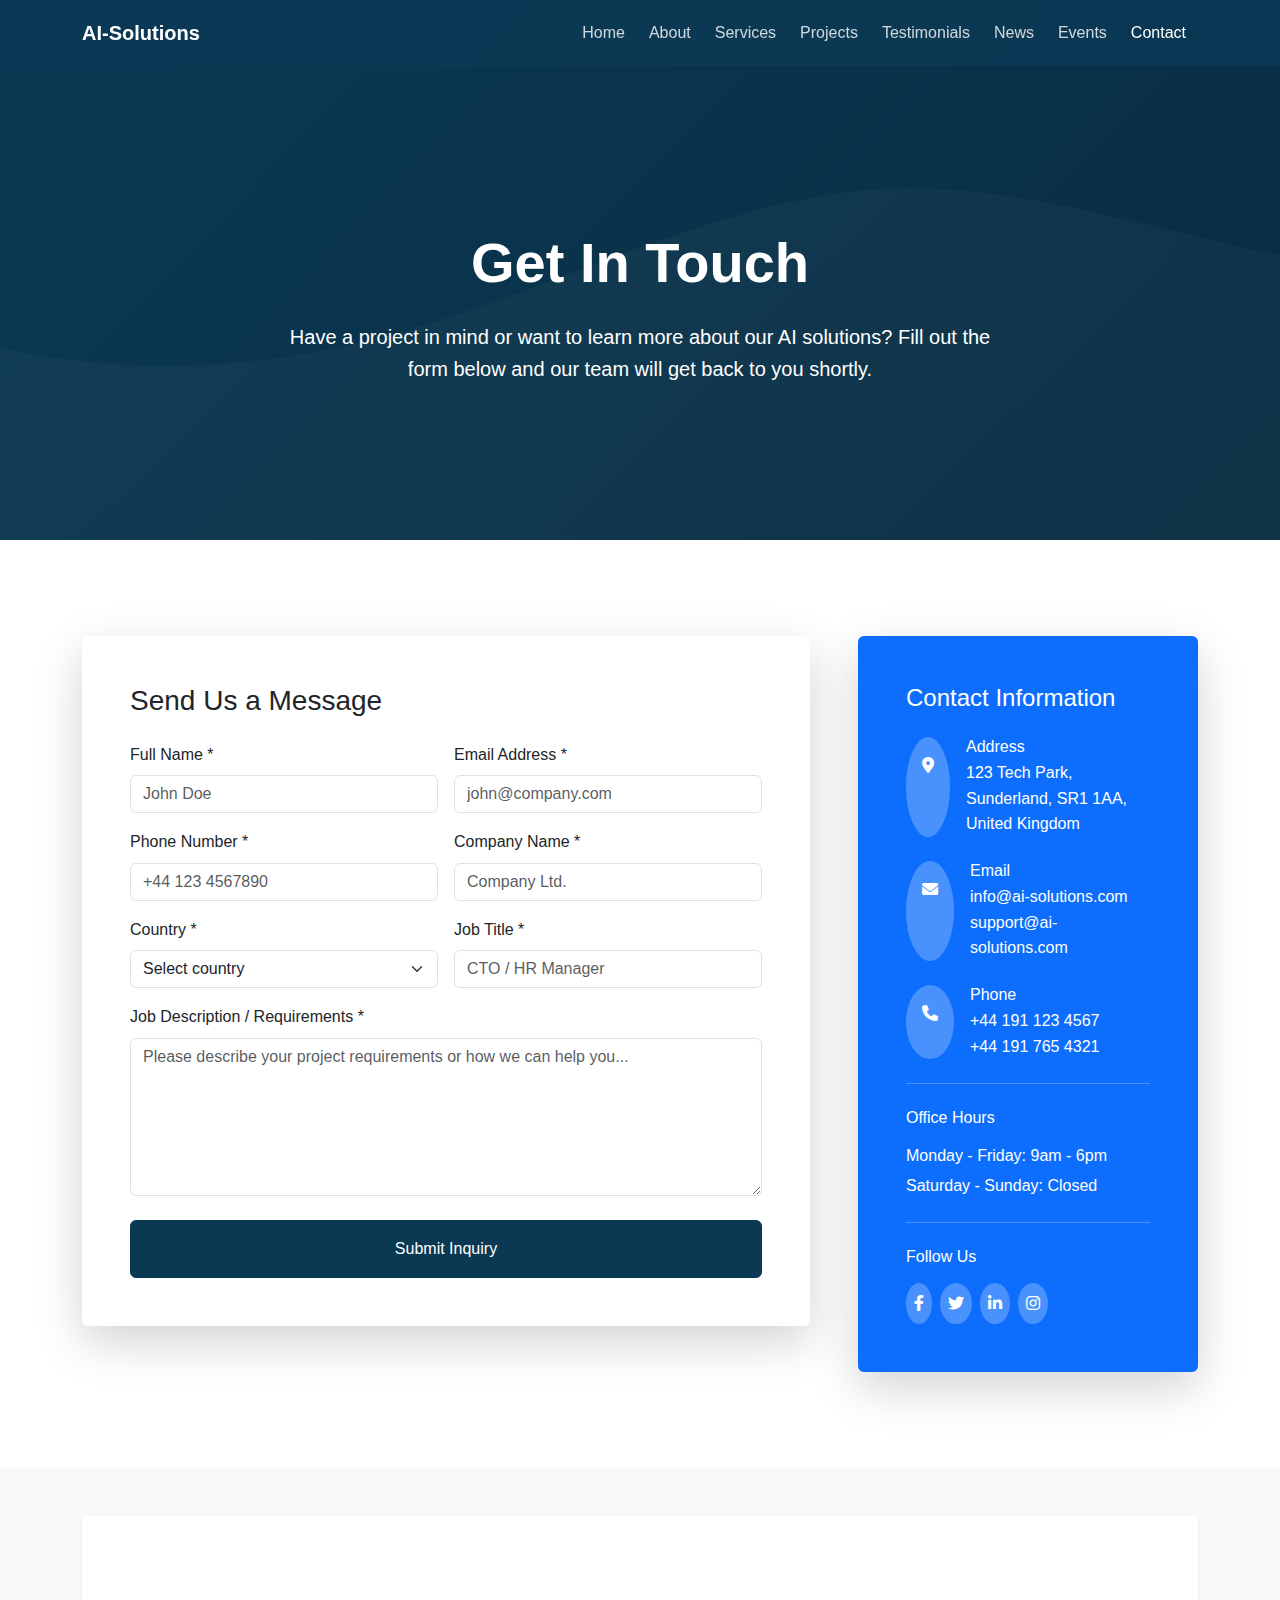
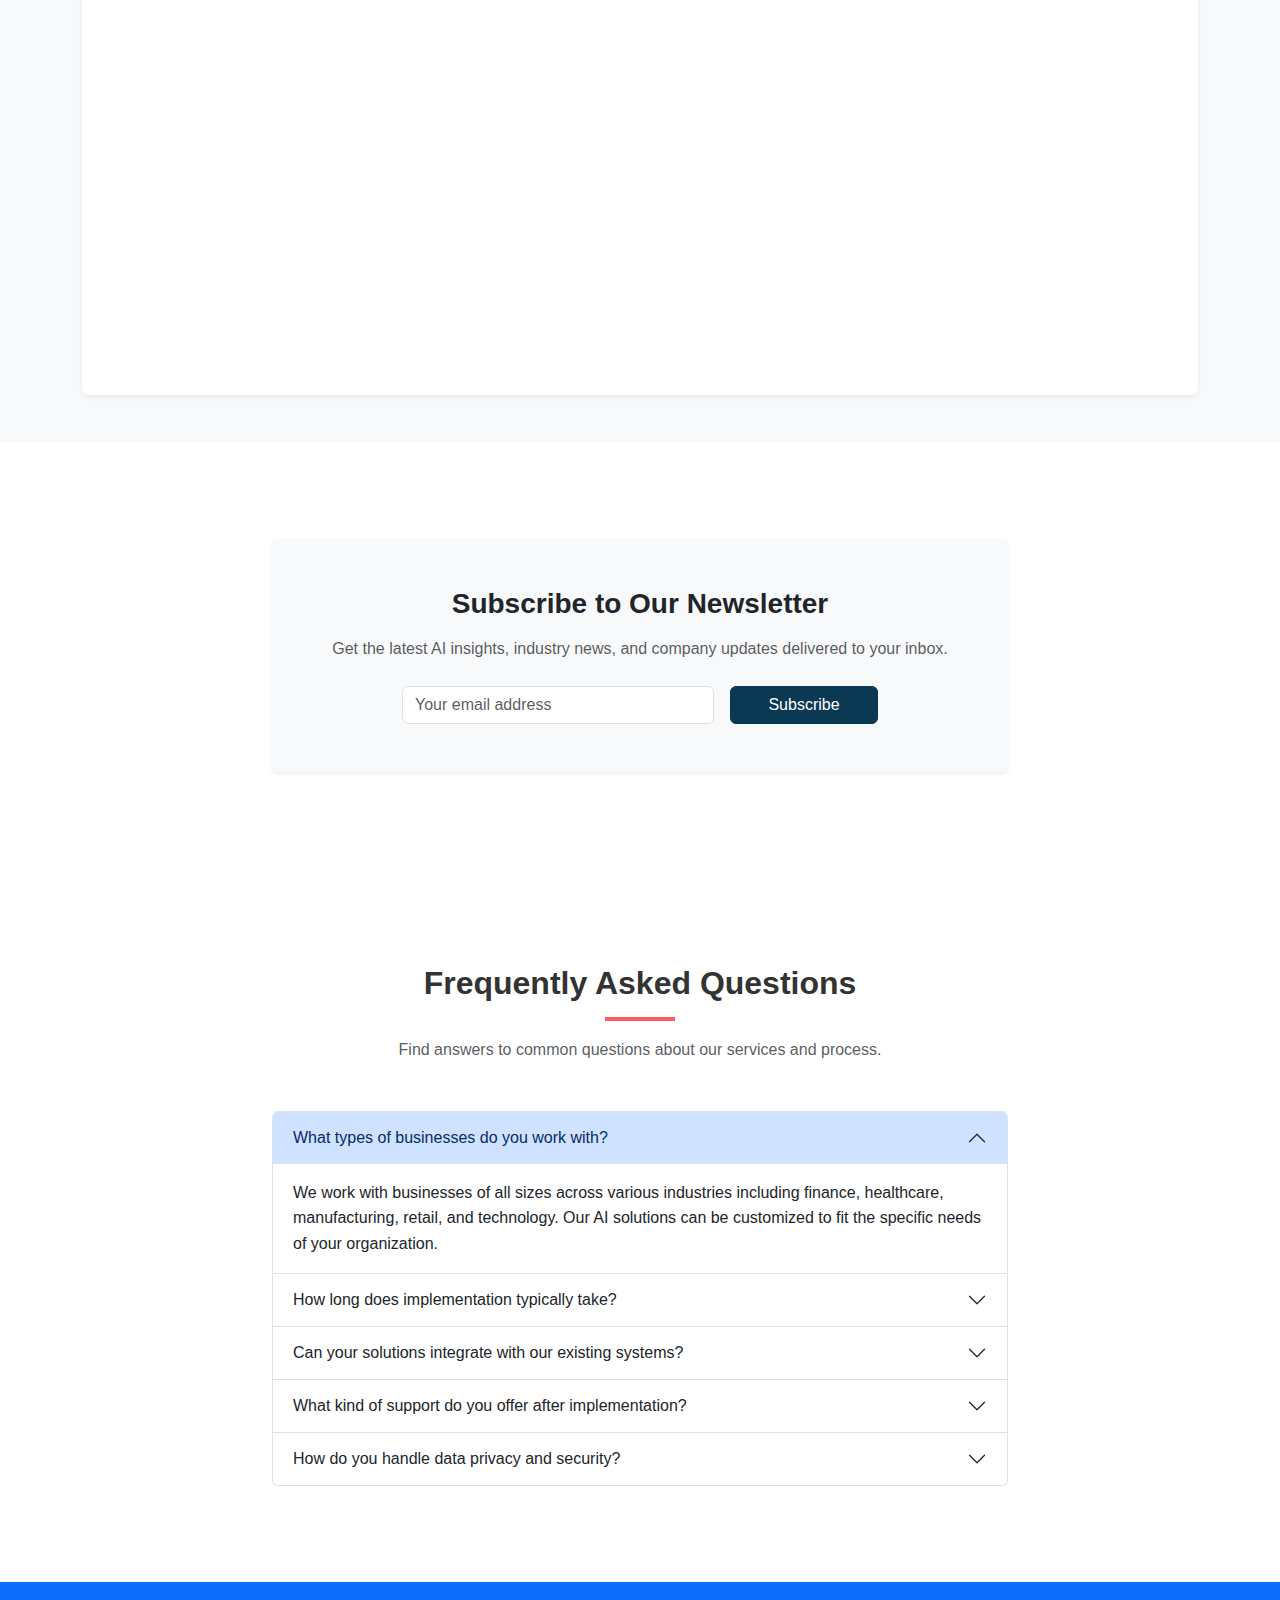
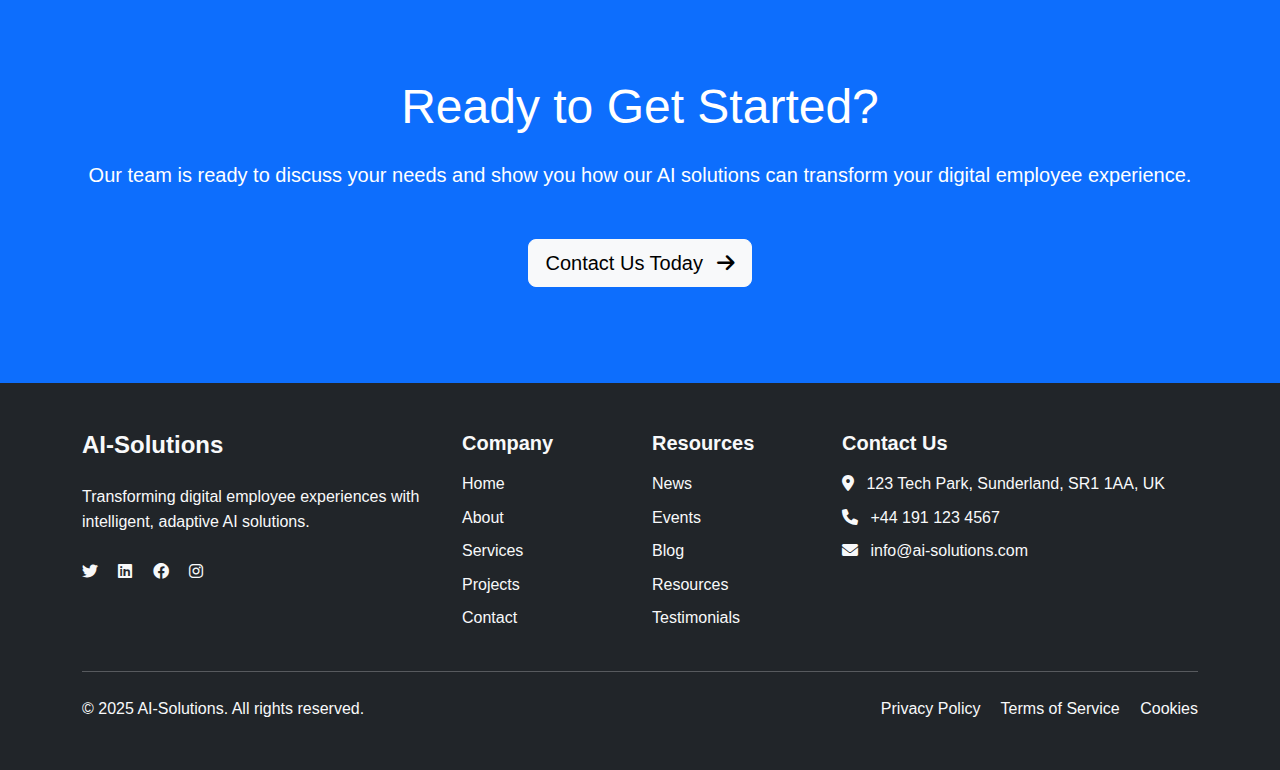
<file: contact.html>
<!DOCTYPE html>
<html lang="en">
<head>
  <meta charset="UTF-8">
  <meta name="viewport" content="width=device-width, initial-scale=1.0">
  <title>Contact Us | AI-Solutions</title>
  <meta name="description" content="Contact AI-Solutions to discuss your AI needs and digital employee experience solutions">
  <!-- Bootstrap CSS -->
  <link href="https://cdn.jsdelivr.net/npm/bootstrap@5.3.0-alpha1/dist/css/bootstrap.min.css" rel="stylesheet">
  <!-- Font Awesome -->
  <link rel="stylesheet" href="https://cdnjs.cloudflare.com/ajax/libs/font-awesome/6.0.0/css/all.min.css">
  <!-- Custom CSS -->
  <link rel="stylesheet" href="css/styles.css">
</head>
<body>
  <!-- Navigation -->
  <nav class="navbar navbar-expand-lg navbar-dark fixed-top" id="mainNav">
    <div class="container">
      <a class="navbar-brand fw-bold" href="index.html">AI-Solutions</a>
      <button class="navbar-toggler" type="button" data-bs-toggle="collapse" data-bs-target="#navbarResponsive" aria-controls="navbarResponsive" aria-expanded="false" aria-label="Toggle navigation">
        <span class="navbar-toggler-icon"></span>
      </button>
      <div class="collapse navbar-collapse" id="navbarResponsive">
        <ul class="navbar-nav ms-auto">
          <li class="nav-item"><a class="nav-link" href="index.html">Home</a></li>
          <li class="nav-item"><a class="nav-link" href="about.html">About</a></li>
          <li class="nav-item"><a class="nav-link" href="services.html">Services</a></li>
          <li class="nav-item"><a class="nav-link" href="projects.html">Projects</a></li>
          <li class="nav-item"><a class="nav-link" href="testimonials.html">Testimonials</a></li>
          <li class="nav-item"><a class="nav-link" href="news.html">News</a></li>
          <li class="nav-item"><a class="nav-link" href="events.html">Events</a></li>
          <li class="nav-item"><a class="nav-link active" href="contact.html">Contact</a></li>
        </ul>
      </div>
    </div>
  </nav>

  <!-- Hero Section -->
  <header class="hero-section text-white text-center">
    <div class="container">
      <div class="row align-items-center min-vh-50">
        <div class="col-lg-8 mx-auto">
          <h1 class="display-4 fw-bold mb-4">Get In Touch</h1>
          <p class="lead">Have a project in mind or want to learn more about our AI solutions?
            Fill out the form below and our team will get back to you shortly.</p>
        </div>
      </div>
    </div>
    <div class="hero-overlay"></div>
  </header>

  <!-- Contact Form Section -->
  <section class="py-5 bg-white">
    <div class="container py-5">
      <div class="row g-5">
        <div class="col-lg-8">
          <div class="card border-0 shadow-lg">
            <div class="card-body p-5">
              <h2 class="h3 mb-4">Send Us a Message</h2>
              <form id="contactForm">
                <div class="row g-3">
                  <div class="col-md-6">
                    <label for="name" class="form-label">Full Name *</label>
                    <input type="text" class="form-control" id="name" name="name" placeholder="John Doe" required>
                  </div>
                  <div class="col-md-6">
                    <label for="email" class="form-label">Email Address *</label>
                    <input type="email" class="form-control" id="email" name="email" placeholder="john@company.com" required>
                  </div>
                  <div class="col-md-6">
                    <label for="phone" class="form-label">Phone Number *</label>
                    <input type="tel" class="form-control" id="phone" name="phone" placeholder="+44 123 4567890" required>
                  </div>
                  <div class="col-md-6">
                    <label for="companyName" class="form-label">Company Name *</label>
                    <input type="text" class="form-control" id="companyName" name="companyName" placeholder="Company Ltd." required>
                  </div>
                  <div class="col-md-6">
                    <label for="country" class="form-label">Country *</label>
                    <select class="form-select" id="country" name="country" required>
                      <option value="">Select country</option>
                      <option value="uk">United Kingdom</option>
                      <option value="us">United States</option>
                      <option value="ca">Canada</option>
                      <option value="au">Australia</option>
                      <option value="de">Germany</option>
                      <option value="fr">France</option>
                      <option value="jp">Japan</option>
                      <option value="other">Other</option>
                    </select>
                  </div>
                  <div class="col-md-6">
                    <label for="jobTitle" class="form-label">Job Title *</label>
                    <input type="text" class="form-control" id="jobTitle" name="jobTitle" placeholder="CTO / HR Manager" required>
                  </div>
                  <div class="col-12">
                    <label for="message" class="form-label">Job Description / Requirements *</label>
                    <textarea class="form-control" id="message" name="message" rows="6" placeholder="Please describe your project requirements or how we can help you..." required></textarea>
                  </div>
                  <div class="col-12 mt-4">
                    <button type="submit" class="btn btn-primary px-5 py-3 w-100" id="submitButton">
                      <span id="submitText">Submit Inquiry</span>
                      <span id="submitSpinner" class="spinner-border spinner-border-sm ms-2 d-none" role="status" aria-hidden="true"></span>
                    </button>
                  </div>
                </div>
              </form>
            </div>
          </div>
        </div>
        <div class="col-lg-4">
          <div class="card bg-primary text-white border-0 shadow-lg h-100">
            <div class="card-body p-5">
              <h3 class="h4 mb-4">Contact Information</h3>
              <div class="d-flex mb-4">
                <div class="me-3 bg-white bg-opacity-25 p-3 rounded-circle">
                  <i class="fas fa-map-marker-alt text-white"></i>
                </div>
                <div>
                  <h4 class="h6 mb-1">Address</h4>
                  <p class="mb-0 text-white-75">123 Tech Park, Sunderland, SR1 1AA, United Kingdom</p>
                </div>
              </div>
              <div class="d-flex mb-4">
                <div class="me-3 bg-white bg-opacity-25 p-3 rounded-circle">
                  <i class="fas fa-envelope text-white"></i>
                </div>
                <div>
                  <h4 class="h6 mb-1">Email</h4>
                  <p class="mb-0 text-white-75">info@ai-solutions.com</p>
                  <p class="mb-0 text-white-75">support@ai-solutions.com</p>
                </div>
              </div>
              <div class="d-flex mb-4">
                <div class="me-3 bg-white bg-opacity-25 p-3 rounded-circle">
                  <i class="fas fa-phone text-white"></i>
                </div>
                <div>
                  <h4 class="h6 mb-1">Phone</h4>
                  <p class="mb-0 text-white-75">+44 191 123 4567</p>
                  <p class="mb-0 text-white-75">+44 191 765 4321</p>
                </div>
              </div>
              <hr class="my-4 bg-white bg-opacity-25">
              <h4 class="h6 mb-3">Office Hours</h4>
              <p class="mb-1">Monday - Friday: 9am - 6pm</p>
              <p>Saturday - Sunday: Closed</p>
              <hr class="my-4 bg-white bg-opacity-25">
              <h4 class="h6 mb-3">Follow Us</h4>
              <div class="d-flex">
                <a href="#" class="me-2 bg-white bg-opacity-25 p-2 rounded-circle text-white">
                  <i class="fab fa-facebook-f"></i>
                </a>
                <a href="#" class="me-2 bg-white bg-opacity-25 p-2 rounded-circle text-white">
                  <i class="fab fa-twitter"></i>
                </a>
                <a href="#" class="me-2 bg-white bg-opacity-25 p-2 rounded-circle text-white">
                  <i class="fab fa-linkedin-in"></i>
                </a>
                <a href="#" class="bg-white bg-opacity-25 p-2 rounded-circle text-white">
                  <i class="fab fa-instagram"></i>
                </a>
              </div>
            </div>
          </div>
        </div>
      </div>
    </div>
  </section>

  <!-- Map Section -->
  <section class="py-5 bg-light">
    <div class="container">
      <div class="card border-0 shadow-sm">
        <div class="card-body p-0">
          <div class="ratio ratio-21x9">
            <iframe src="https://www.google.com/maps/embed?pb=!1m18!1m12!1m3!1d36397.638039862666!2d-1.4030604!3d54.9060025!2m3!1f0!2f0!3f0!3m2!1i1024!2i768!4f13.1!3m3!1m2!1s0x487e64ee57691c93%3A0x515967a9cb3b8a3b!2sSunderland!5e0!3m2!1sen!2suk!4v1681123456789!5m2!1sen!2suk" width="100%" height="450" style="border:0;" allowfullscreen="" loading="lazy" referrerpolicy="no-referrer-when-downgrade"></iframe>
          </div>
        </div>
      </div>
    </div>
  </section>

  <!-- Newsletter Section -->
  <section class="py-5 bg-white">
    <div class="container py-5">
      <div class="row justify-content-center">
        <div class="col-lg-8">
          <div class="card bg-light border-0 shadow-sm">
            <div class="card-body p-5 text-center">
              <h3 class="mb-3">Subscribe to Our Newsletter</h3>
              <p class="text-muted mb-4">Get the latest AI insights, industry news, and company updates delivered to your inbox.</p>
              <form id="newsletterForm" class="row g-3 justify-content-center">
                <div class="col-12 col-sm-8 col-md-6">
                  <input type="email" class="form-control" id="newsletterEmail" placeholder="Your email address" required>
                </div>
                <div class="col-12 col-sm-4 col-md-3">
                  <button type="submit" class="btn btn-primary w-100" id="newsletterSubmit">Subscribe</button>
                </div>
              </form>
            </div>
          </div>
        </div>
      </div>
    </div>
  </section>

  <!-- FAQ Section -->
  <section class="py-5">
    <div class="container py-5">
      <div class="text-center mb-5">
        <h2 class="section-heading mb-3">Frequently Asked Questions</h2>
        <p class="text-muted">Find answers to common questions about our services and process.</p>
      </div>
      <div class="row justify-content-center">
        <div class="col-lg-8">
          <div class="accordion" id="faqAccordion">
            <div class="accordion-item">
              <h2 class="accordion-header" id="headingOne">
                <button class="accordion-button" type="button" data-bs-toggle="collapse" data-bs-target="#collapseOne" aria-expanded="true" aria-controls="collapseOne">
                  What types of businesses do you work with?
                </button>
              </h2>
              <div id="collapseOne" class="accordion-collapse collapse show" aria-labelledby="headingOne" data-bs-parent="#faqAccordion">
                <div class="accordion-body">
                  We work with businesses of all sizes across various industries including finance, healthcare, manufacturing, retail, and technology. Our AI solutions can be customized to fit the specific needs of your organization.
                </div>
              </div>
            </div>
            <div class="accordion-item">
              <h2 class="accordion-header" id="headingTwo">
                <button class="accordion-button collapsed" type="button" data-bs-toggle="collapse" data-bs-target="#collapseTwo" aria-expanded="false" aria-controls="collapseTwo">
                  How long does implementation typically take?
                </button>
              </h2>
              <div id="collapseTwo" class="accordion-collapse collapse" aria-labelledby="headingTwo" data-bs-parent="#faqAccordion">
                <div class="accordion-body">
                  Implementation timelines vary depending on the complexity of the project and your specific requirements. Simple integrations can be completed in as little as 2-3 weeks, while more comprehensive solutions may take 2-3 months. We'll provide a detailed timeline during our initial consultation.
                </div>
              </div>
            </div>
            <div class="accordion-item">
              <h2 class="accordion-header" id="headingThree">
                <button class="accordion-button collapsed" type="button" data-bs-toggle="collapse" data-bs-target="#collapseThree" aria-expanded="false" aria-controls="collapseThree">
                  Can your solutions integrate with our existing systems?
                </button>
              </h2>
              <div id="collapseThree" class="accordion-collapse collapse" aria-labelledby="headingThree" data-bs-parent="#faqAccordion">
                <div class="accordion-body">
                  Yes! Our AI solutions are designed to integrate seamlessly with your existing tech stack. We have experience working with a wide range of platforms, CRMs, ERPs, and custom-built systems.
                </div>
              </div>
            </div>
            <div class="accordion-item">
              <h2 class="accordion-header" id="headingFour">
                <button class="accordion-button collapsed" type="button" data-bs-toggle="collapse" data-bs-target="#collapseFour" aria-expanded="false" aria-controls="collapseFour">
                  What kind of support do you offer after implementation?
                </button>
              </h2>
              <div id="collapseFour" class="accordion-collapse collapse" aria-labelledby="headingFour" data-bs-parent="#faqAccordion">
                <div class="accordion-body">
                  We provide comprehensive ongoing support including regular maintenance, performance monitoring, updates, and dedicated customer service. We offer various support packages to meet your needs.
                </div>
              </div>
            </div>
            <div class="accordion-item">
              <h2 class="accordion-header" id="headingFive">
                <button class="accordion-button collapsed" type="button" data-bs-toggle="collapse" data-bs-target="#collapseFive" aria-expanded="false" aria-controls="collapseFive">
                  How do you handle data privacy and security?
                </button>
              </h2>
              <div id="collapseFive" class="accordion-collapse collapse" aria-labelledby="headingFive" data-bs-parent="#faqAccordion">
                <div class="accordion-body">
                  We take data privacy and security very seriously. All our solutions are built with security-first principles, comply with GDPR and other relevant regulations, and implement industry-standard encryption and security protocols.
                </div>
              </div>
            </div>
          </div>
        </div>
      </div>
    </div>
  </section>

  <!-- CTA Section -->
  <section class="py-5 bg-primary text-white text-center">
    <div class="container py-5">
      <h2 class="display-5 mb-4">Ready to Get Started?</h2>
      <p class="lead mb-5">Our team is ready to discuss your needs and show you how our AI solutions can transform your digital employee experience.</p>
      <a href="#" class="btn btn-lg btn-light" onclick="document.getElementById('name').focus(); return false;">
        Contact Us Today <i class="fas fa-arrow-right ms-2"></i>
      </a>
    </div>
  </section>

  <!-- Success Modal -->
  <div class="modal fade" id="successModal" tabindex="-1" aria-labelledby="successModalLabel" aria-hidden="true">
    <div class="modal-dialog modal-dialog-centered">
      <div class="modal-content">
        <div class="modal-header bg-success text-white">
          <h5 class="modal-title" id="successModalLabel"><i class="fas fa-check-circle me-2"></i> Success!</h5>
          <button type="button" class="btn-close btn-close-white" data-bs-dismiss="modal" aria-label="Close"></button>
        </div>
        <div class="modal-body text-center py-4">
          <div class="mb-4">
            <i class="fas fa-check-circle text-success" style="font-size: 4rem;"></i>
          </div>
          <h4>Thank You!</h4>
          <p class="mb-0">Your message has been sent successfully. We'll get back to you shortly.</p>
        </div>
        <div class="modal-footer">
          <button type="button" class="btn btn-success" data-bs-dismiss="modal">Close</button>
        </div>
      </div>
    </div>
  </div>

  <!-- Footer -->
  <footer class="bg-dark text-light py-5">
    <div class="container">
      <div class="row">
        <div class="col-lg-4 mb-4 mb-lg-0">
          <h4 class="fw-bold mb-4">AI-Solutions</h4>
          <p>Transforming digital employee experiences with intelligent, adaptive AI solutions.</p>
          <div class="social-icons mt-4">
            <a href="#" class="me-3 text-light"><i class="fab fa-twitter"></i></a>
            <a href="#" class="me-3 text-light"><i class="fab fa-linkedin"></i></a>
            <a href="#" class="me-3 text-light"><i class="fab fa-facebook"></i></a>
            <a href="#" class="text-light"><i class="fab fa-instagram"></i></a>
          </div>
        </div>
        <div class="col-md-4 col-lg-2 mb-4 mb-lg-0">
          <h5 class="mb-3">Company</h5>
          <ul class="list-unstyled">
            <li class="mb-2"><a href="index.html" class="text-decoration-none text-light">Home</a></li>
            <li class="mb-2"><a href="about.html" class="text-decoration-none text-light">About</a></li>
            <li class="mb-2"><a href="services.html" class="text-decoration-none text-light">Services</a></li>
            <li class="mb-2"><a href="projects.html" class="text-decoration-none text-light">Projects</a></li>
            <li class="mb-2"><a href="contact.html" class="text-decoration-none text-light">Contact</a></li>
          </ul>
        </div>
        <div class="col-md-4 col-lg-2 mb-4 mb-lg-0">
          <h5 class="mb-3">Resources</h5>
          <ul class="list-unstyled">
            <li class="mb-2"><a href="news.html" class="text-decoration-none text-light">News</a></li>
            <li class="mb-2"><a href="events.html" class="text-decoration-none text-light">Events</a></li>
            <li class="mb-2"><a href="#" class="text-decoration-none text-light">Blog</a></li>
            <li class="mb-2"><a href="#" class="text-decoration-none text-light">Resources</a></li>
            <li class="mb-2"><a href="testimonials.html" class="text-decoration-none text-light">Testimonials</a></li>
          </ul>
        </div>
        <div class="col-md-4 col-lg-4">
          <h5 class="mb-3">Contact Us</h5>
          <ul class="list-unstyled">
            <li class="mb-2"><i class="fas fa-map-marker-alt me-2"></i> 123 Tech Park, Sunderland, SR1 1AA, UK</li>
            <li class="mb-2"><i class="fas fa-phone me-2"></i> +44 191 123 4567</li>
            <li class="mb-2"><i class="fas fa-envelope me-2"></i> info@ai-solutions.com</li>
          </ul>
        </div>
      </div>
      <hr class="my-4 bg-secondary">
      <div class="row">
        <div class="col-md-6 mb-3 mb-md-0">
          <p class="mb-0">&copy; 2025 AI-Solutions. All rights reserved.</p>
        </div>
        <div class="col-md-6 text-md-end">
          <a href="#" class="text-decoration-none text-light me-3">Privacy Policy</a>
          <a href="#" class="text-decoration-none text-light me-3">Terms of Service</a>
          <a href="#" class="text-decoration-none text-light">Cookies</a>
        </div>
      </div>
    </div>
  </footer>

  <!-- Bootstrap JS Bundle with Popper -->
  <script src="https://cdn.jsdelivr.net/npm/bootstrap@5.3.0-alpha1/dist/js/bootstrap.bundle.min.js"></script>
  <!-- Custom JS -->
  <script src="js/main.js"></script>
  <script src="js/contact.js"></script>
</body>
</html>
</file>
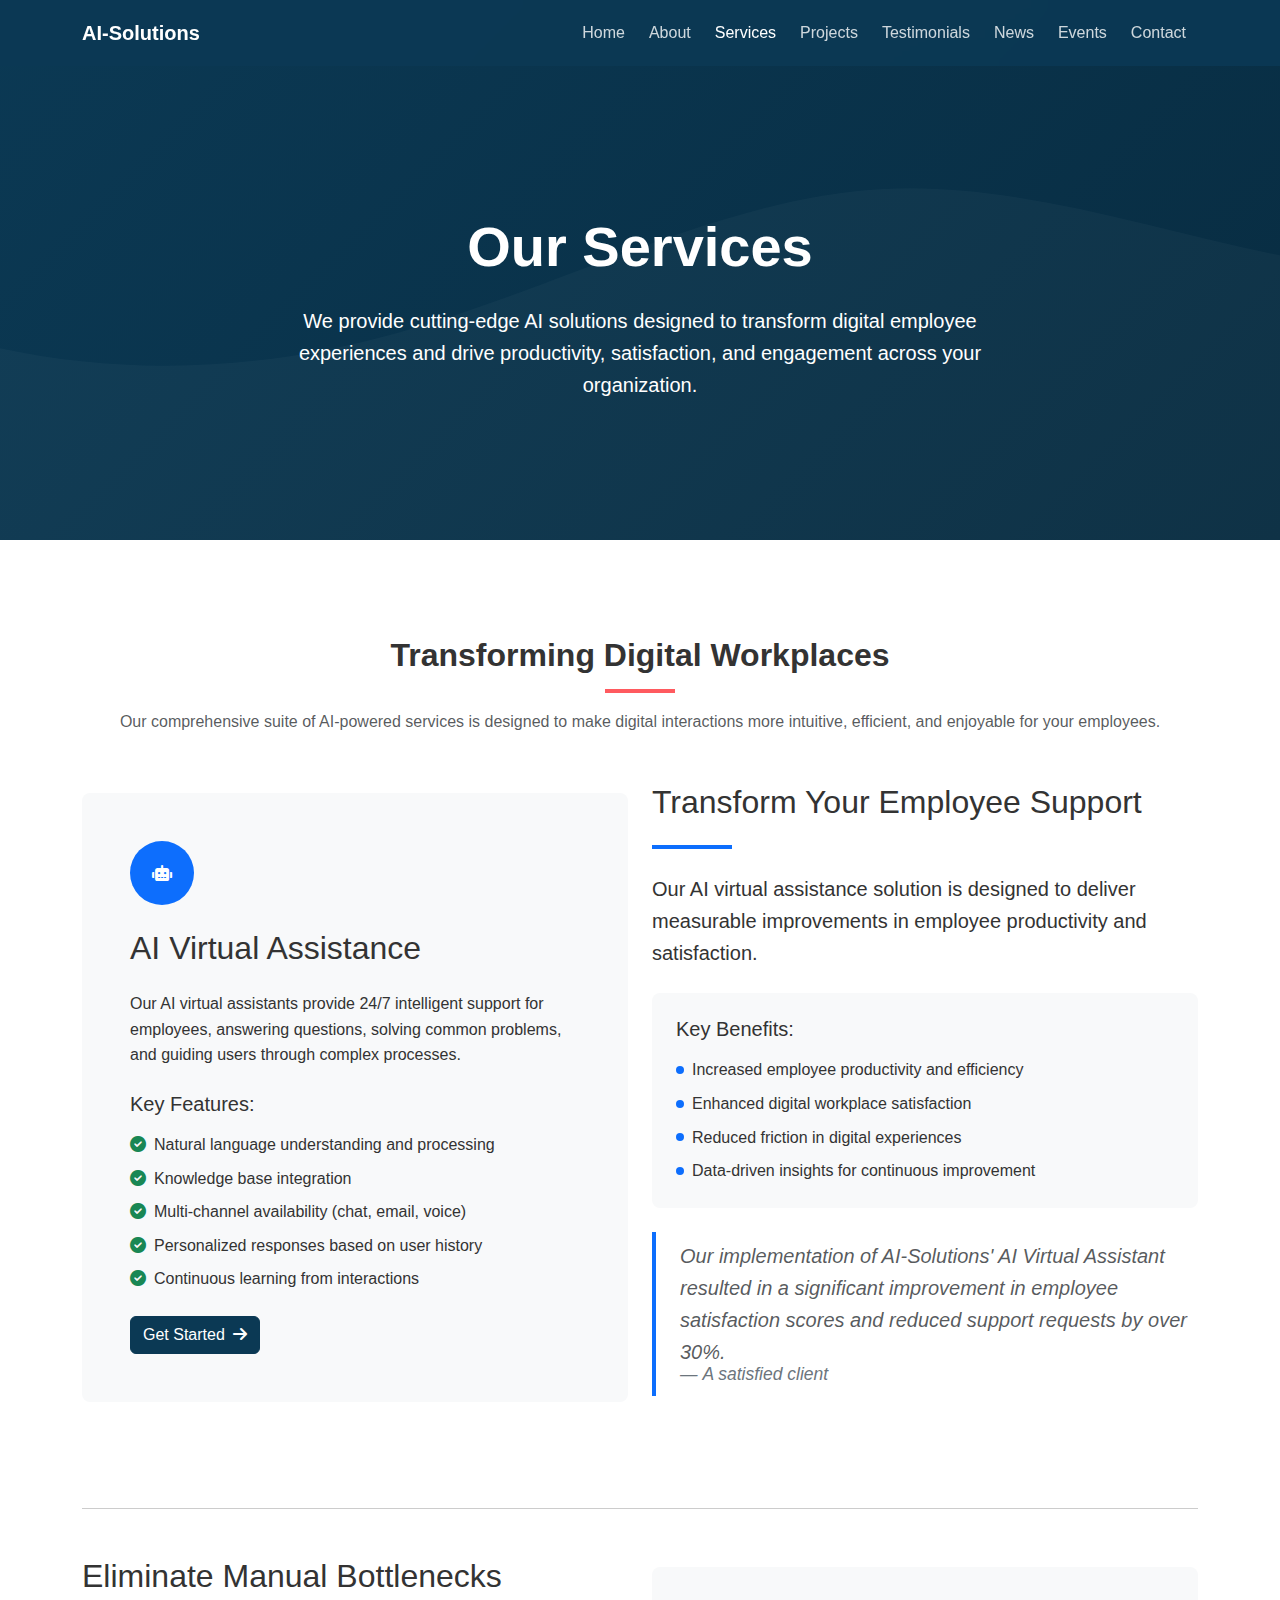
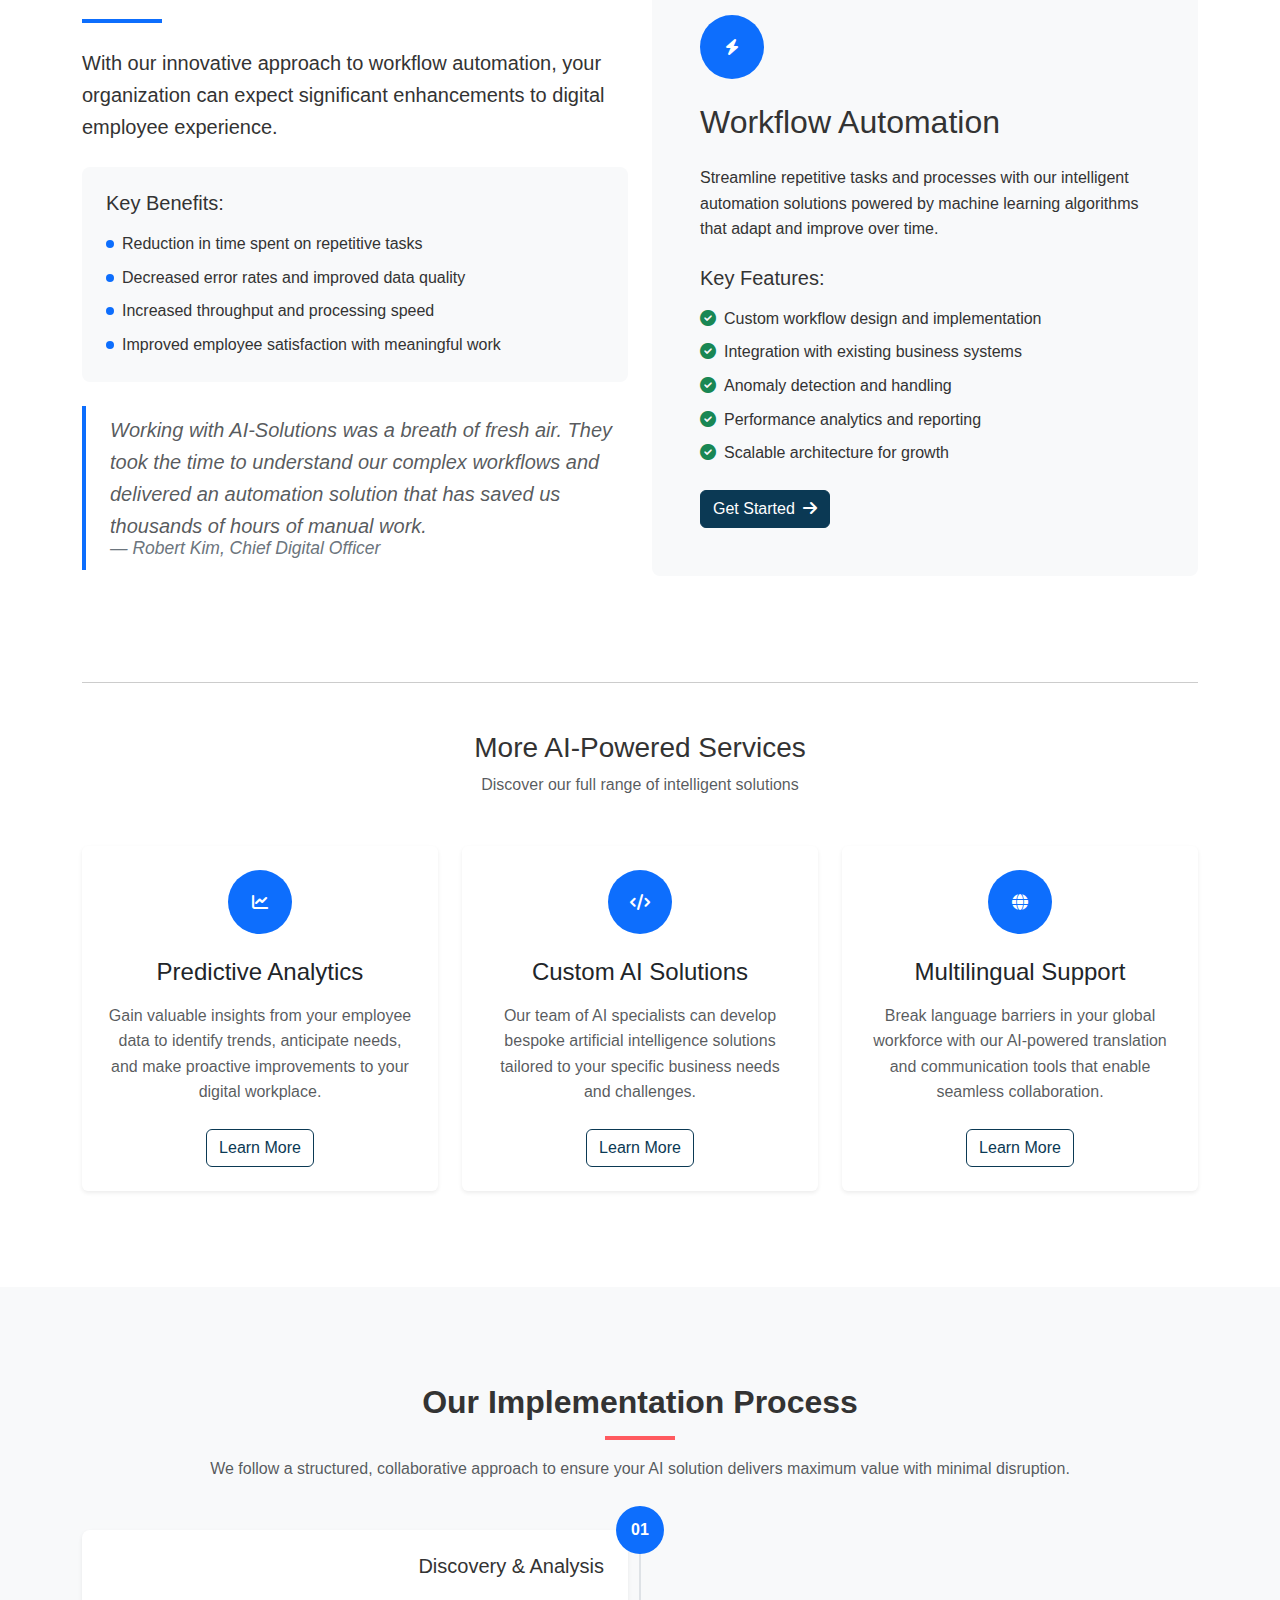
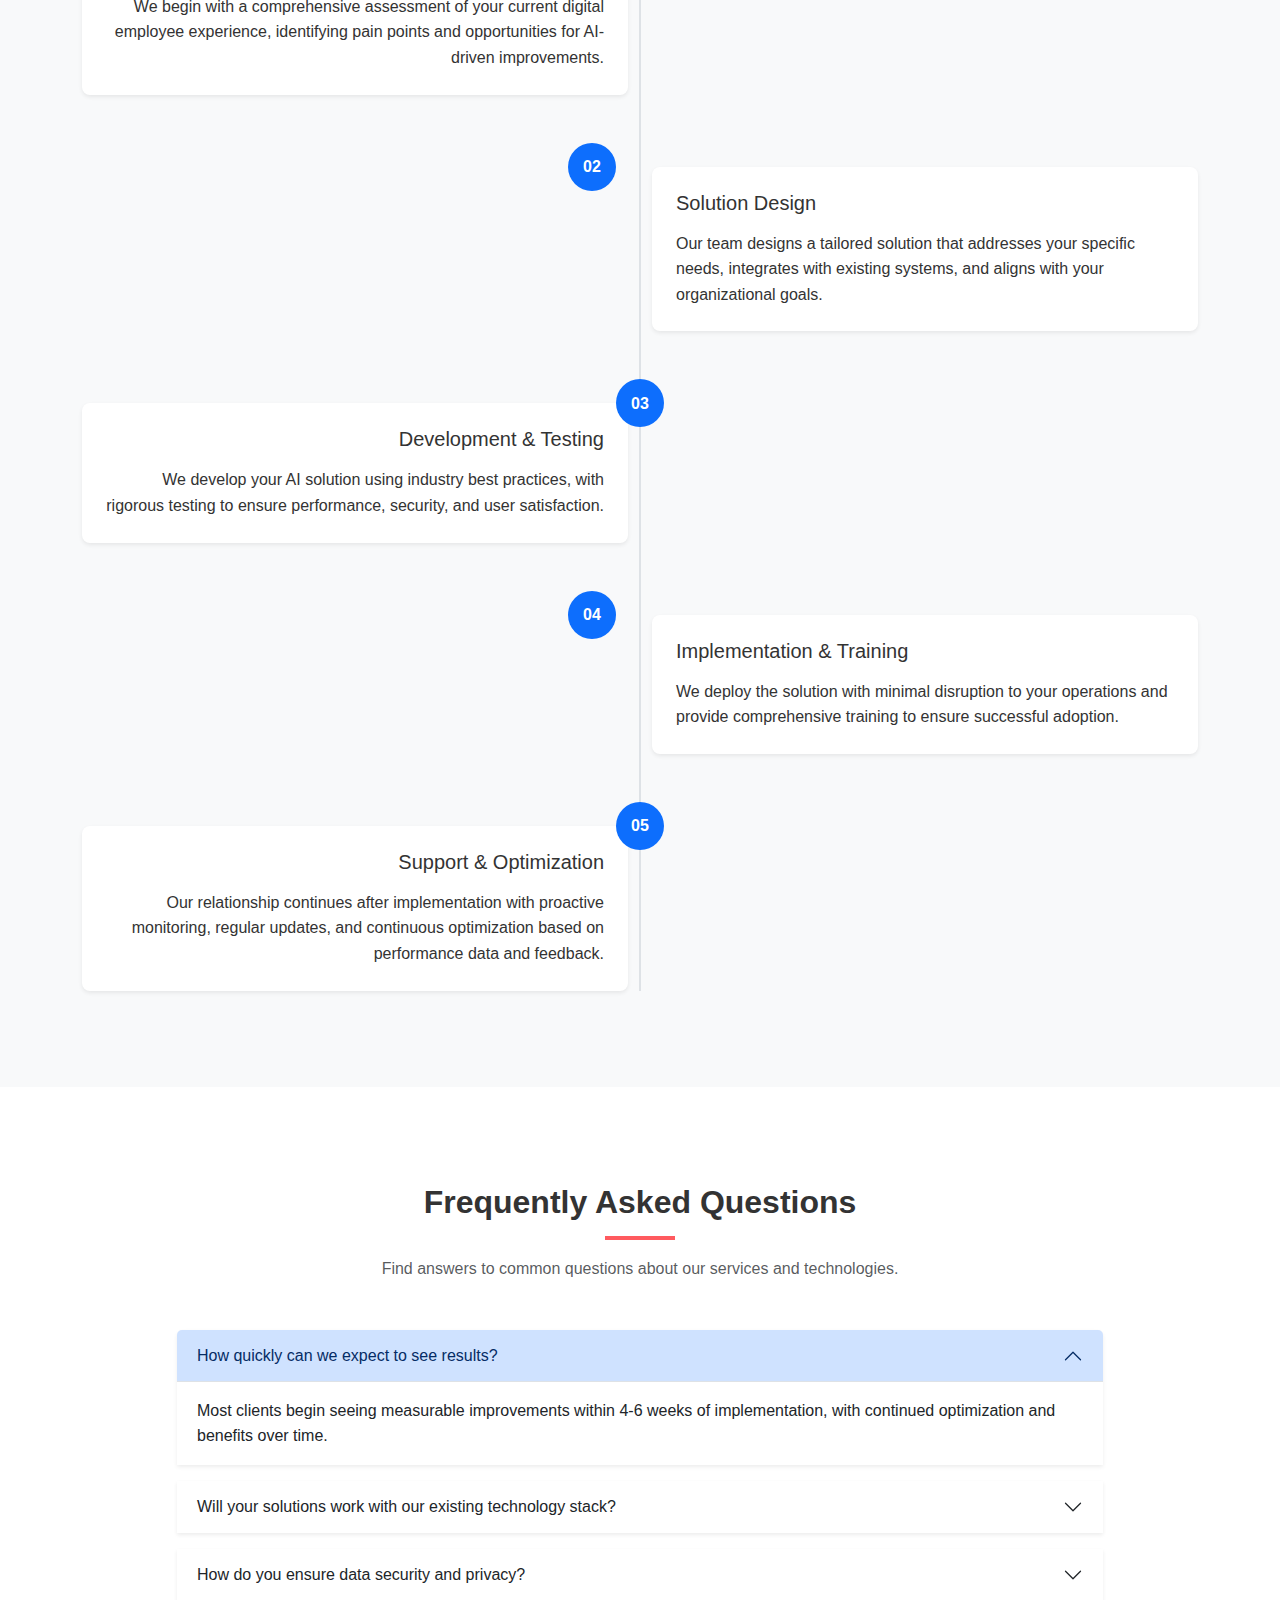
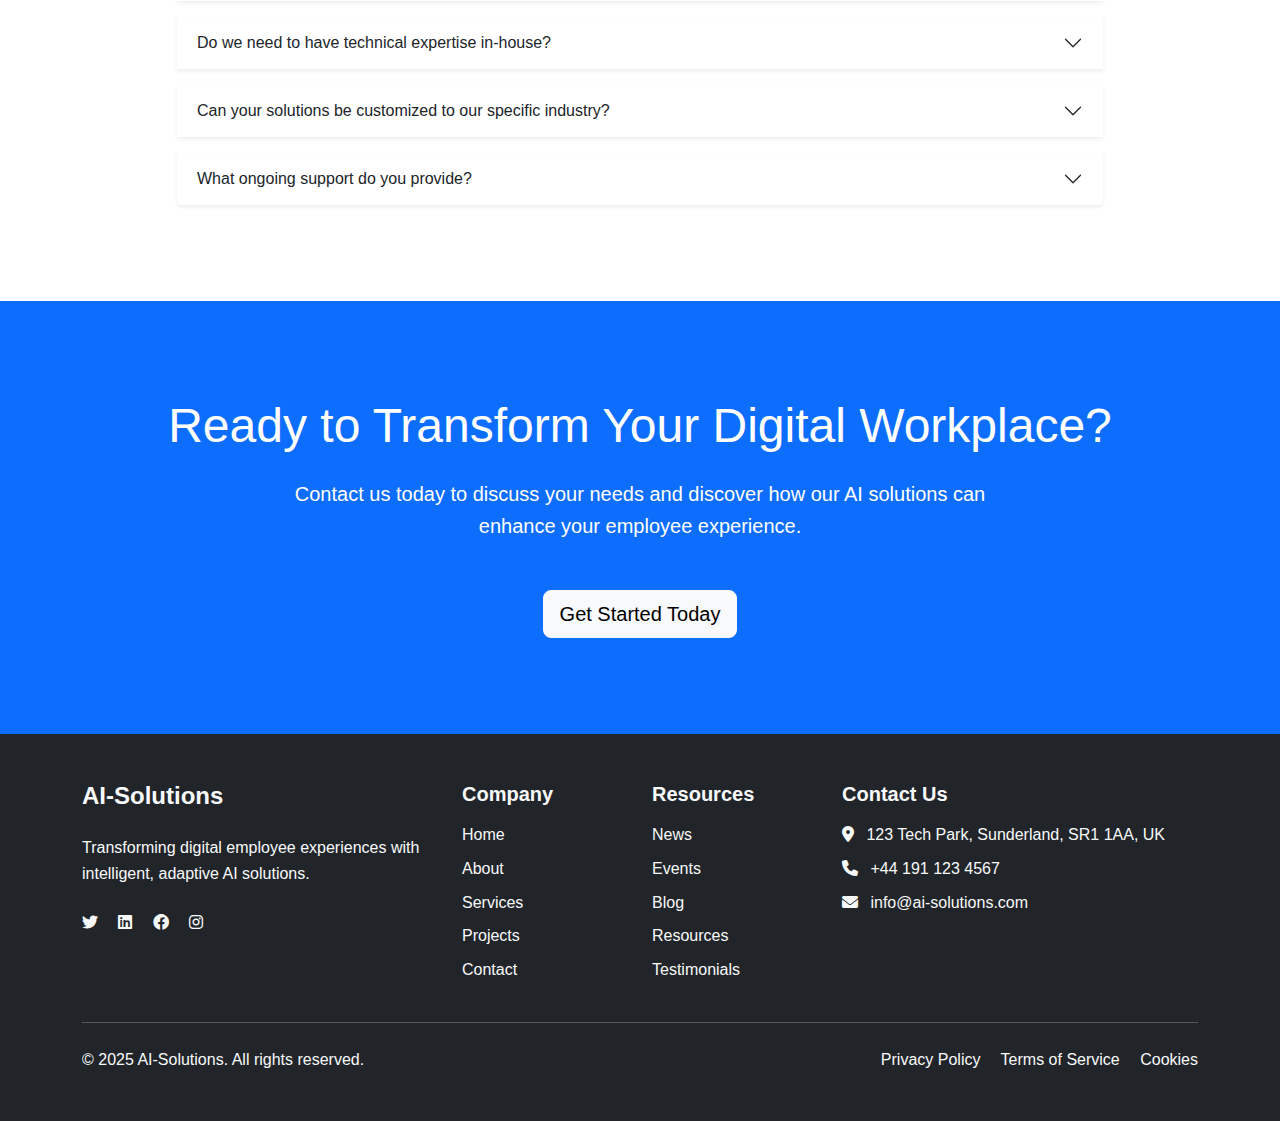
<file: services.html>
<!DOCTYPE html>
<html lang="en">
<head>
  <meta charset="UTF-8">
  <meta name="viewport" content="width=device-width, initial-scale=1.0">
  <title>Our Services | AI-Solutions</title>
  <meta name="description" content="Explore AI-Solutions' range of AI-powered services to enhance digital employee experience">
  <!-- Bootstrap CSS -->
  <link href="https://cdn.jsdelivr.net/npm/bootstrap@5.3.0-alpha1/dist/css/bootstrap.min.css" rel="stylesheet">
  <!-- Font Awesome -->
  <link rel="stylesheet" href="https://cdnjs.cloudflare.com/ajax/libs/font-awesome/6.0.0/css/all.min.css">
  <!-- Custom CSS -->
  <link rel="stylesheet" href="css/styles.css">
</head>
<body>
  <!-- Navigation -->
  <nav class="navbar navbar-expand-lg navbar-dark fixed-top" id="mainNav">
    <div class="container">
      <a class="navbar-brand fw-bold" href="index.html">AI-Solutions</a>
      <button class="navbar-toggler" type="button" data-bs-toggle="collapse" data-bs-target="#navbarResponsive" aria-controls="navbarResponsive" aria-expanded="false" aria-label="Toggle navigation">
        <span class="navbar-toggler-icon"></span>
      </button>
      <div class="collapse navbar-collapse" id="navbarResponsive">
        <ul class="navbar-nav ms-auto">
          <li class="nav-item"><a class="nav-link" href="index.html">Home</a></li>
          <li class="nav-item"><a class="nav-link" href="about.html">About</a></li>
          <li class="nav-item"><a class="nav-link active" href="services.html">Services</a></li>
          <li class="nav-item"><a class="nav-link" href="projects.html">Projects</a></li>
          <li class="nav-item"><a class="nav-link" href="testimonials.html">Testimonials</a></li>
          <li class="nav-item"><a class="nav-link" href="news.html">News</a></li>
          <li class="nav-item"><a class="nav-link" href="events.html">Events</a></li>
          <li class="nav-item"><a class="nav-link" href="contact.html">Contact</a></li>
        </ul>
      </div>
    </div>
  </nav>

  <!-- Hero Section -->
  <header class="hero-section text-white text-center">
    <div class="container">
      <div class="row align-items-center min-vh-50">
        <div class="col-lg-8 mx-auto">
          <h1 class="display-4 fw-bold mb-4">Our Services</h1>
          <p class="lead">We provide cutting-edge AI solutions designed to transform digital employee experiences
            and drive productivity, satisfaction, and engagement across your organization.</p>
        </div>
      </div>
    </div>
    <div class="hero-overlay"></div>
  </header>

  <!-- Services Overview -->
  <section class="py-5">
    <div class="container py-5">
      <div class="text-center mb-5">
        <h2 class="section-heading">Transforming Digital Workplaces</h2>
        <p class="text-muted mt-3">Our comprehensive suite of AI-powered services is designed to make digital interactions
          more intuitive, efficient, and enjoyable for your employees.</p>
      </div>

      <!-- Service 1 -->
      <div class="row align-items-center mb-5 pb-5" id="ai-assistance">
        <div class="col-lg-6 mb-4 mb-lg-0">
          <div class="bg-light p-5 rounded-3">
            <div class="d-inline-flex align-items-center justify-content-center bg-primary text-white rounded-circle mb-4" style="width: 64px; height: 64px;">
              <i class="fas fa-robot"></i>
            </div>
            <h3 class="h2 mb-4">AI Virtual Assistance</h3>
            <p class="mb-4">Our AI virtual assistants provide 24/7 intelligent support for employees, answering questions, solving common problems, and guiding users through complex processes.</p>
            
            <div class="mb-4">
              <h4 class="h5 mb-3">Key Features:</h4>
              <div class="d-flex align-items-start mb-2">
                <i class="fas fa-check-circle text-success me-2 mt-1"></i>
                <span>Natural language understanding and processing</span>
              </div>
              <div class="d-flex align-items-start mb-2">
                <i class="fas fa-check-circle text-success me-2 mt-1"></i>
                <span>Knowledge base integration</span>
              </div>
              <div class="d-flex align-items-start mb-2">
                <i class="fas fa-check-circle text-success me-2 mt-1"></i>
                <span>Multi-channel availability (chat, email, voice)</span>
              </div>
              <div class="d-flex align-items-start mb-2">
                <i class="fas fa-check-circle text-success me-2 mt-1"></i>
                <span>Personalized responses based on user history</span>
              </div>
              <div class="d-flex align-items-start">
                <i class="fas fa-check-circle text-success me-2 mt-1"></i>
                <span>Continuous learning from interactions</span>
              </div>
            </div>
            
            <a href="contact.html" class="btn btn-primary">
              Get Started <i class="fas fa-arrow-right ms-1"></i>
            </a>
          </div>
        </div>
        <div class="col-lg-6">
          <h3 class="h2 mb-4">Transform Your Employee Support</h3>
          <div class="bg-primary mb-4" style="height: 4px; width: 80px;"></div>
          <p class="lead mb-4">
            Our AI virtual assistance solution is designed to deliver measurable improvements in employee productivity and satisfaction.
          </p>
          <div class="bg-light p-4 rounded-3 mb-4">
            <h4 class="h5 mb-3">Key Benefits:</h4>
            <div class="d-flex align-items-center mb-2">
              <div class="bg-primary rounded-circle me-2" style="width: 8px; height: 8px;"></div>
              <span>Increased employee productivity and efficiency</span>
            </div>
            <div class="d-flex align-items-center mb-2">
              <div class="bg-primary rounded-circle me-2" style="width: 8px; height: 8px;"></div>
              <span>Enhanced digital workplace satisfaction</span>
            </div>
            <div class="d-flex align-items-center mb-2">
              <div class="bg-primary rounded-circle me-2" style="width: 8px; height: 8px;"></div>
              <span>Reduced friction in digital experiences</span>
            </div>
            <div class="d-flex align-items-center">
              <div class="bg-primary rounded-circle me-2" style="width: 8px; height: 8px;"></div>
              <span>Data-driven insights for continuous improvement</span>
            </div>
          </div>
          <blockquote class="blockquote border-start border-primary border-4 ps-4 py-2 fst-italic">
            <p class="mb-2 text-muted">Our implementation of AI-Solutions' AI Virtual Assistant resulted in a significant improvement in employee satisfaction scores and reduced support requests by over 30%.</p>
            <footer class="blockquote-footer">A satisfied client</footer>
          </blockquote>
        </div>
      </div>

      <!-- Service 2 -->
      <hr class="mb-5">
      <div class="row align-items-center mb-5 pb-5 flex-lg-row-reverse" id="workflow">
        <div class="col-lg-6 mb-4 mb-lg-0">
          <div class="bg-light p-5 rounded-3">
            <div class="d-inline-flex align-items-center justify-content-center bg-primary text-white rounded-circle mb-4" style="width: 64px; height: 64px;">
              <i class="fas fa-bolt"></i>
            </div>
            <h3 class="h2 mb-4">Workflow Automation</h3>
            <p class="mb-4">Streamline repetitive tasks and processes with our intelligent automation solutions powered by machine learning algorithms that adapt and improve over time.</p>
            
            <div class="mb-4">
              <h4 class="h5 mb-3">Key Features:</h4>
              <div class="d-flex align-items-start mb-2">
                <i class="fas fa-check-circle text-success me-2 mt-1"></i>
                <span>Custom workflow design and implementation</span>
              </div>
              <div class="d-flex align-items-start mb-2">
                <i class="fas fa-check-circle text-success me-2 mt-1"></i>
                <span>Integration with existing business systems</span>
              </div>
              <div class="d-flex align-items-start mb-2">
                <i class="fas fa-check-circle text-success me-2 mt-1"></i>
                <span>Anomaly detection and handling</span>
              </div>
              <div class="d-flex align-items-start mb-2">
                <i class="fas fa-check-circle text-success me-2 mt-1"></i>
                <span>Performance analytics and reporting</span>
              </div>
              <div class="d-flex align-items-start">
                <i class="fas fa-check-circle text-success me-2 mt-1"></i>
                <span>Scalable architecture for growth</span>
              </div>
            </div>
            
            <a href="contact.html" class="btn btn-primary">
              Get Started <i class="fas fa-arrow-right ms-1"></i>
            </a>
          </div>
        </div>
        <div class="col-lg-6">
          <h3 class="h2 mb-4">Eliminate Manual Bottlenecks</h3>
          <div class="bg-primary mb-4" style="height: 4px; width: 80px;"></div>
          <p class="lead mb-4">
            With our innovative approach to workflow automation, your organization can expect significant enhancements to digital employee experience.
          </p>
          <div class="bg-light p-4 rounded-3 mb-4">
            <h4 class="h5 mb-3">Key Benefits:</h4>
            <div class="d-flex align-items-center mb-2">
              <div class="bg-primary rounded-circle me-2" style="width: 8px; height: 8px;"></div>
              <span>Reduction in time spent on repetitive tasks</span>
            </div>
            <div class="d-flex align-items-center mb-2">
              <div class="bg-primary rounded-circle me-2" style="width: 8px; height: 8px;"></div>
              <span>Decreased error rates and improved data quality</span>
            </div>
            <div class="d-flex align-items-center mb-2">
              <div class="bg-primary rounded-circle me-2" style="width: 8px; height: 8px;"></div>
              <span>Increased throughput and processing speed</span>
            </div>
            <div class="d-flex align-items-center">
              <div class="bg-primary rounded-circle me-2" style="width: 8px; height: 8px;"></div>
              <span>Improved employee satisfaction with meaningful work</span>
            </div>
          </div>
          <blockquote class="blockquote border-start border-primary border-4 ps-4 py-2 fst-italic">
            <p class="mb-2 text-muted">Working with AI-Solutions was a breath of fresh air. They took the time to understand our complex workflows and delivered an automation solution that has saved us thousands of hours of manual work.</p>
            <footer class="blockquote-footer">Robert Kim, Chief Digital Officer</footer>
          </blockquote>
        </div>
      </div>

      <!-- More Services -->
      <hr class="mb-5">
      <div class="text-center mb-5">
        <h2 class="h3">More AI-Powered Services</h2>
        <p class="text-muted">Discover our full range of intelligent solutions</p>
      </div>
      
      <div class="row g-4">
        <!-- Service 3 -->
        <div class="col-md-6 col-lg-4" id="data-analytics">
          <div class="card h-100 border-0 shadow-sm">
            <div class="card-body p-4 text-center">
              <div class="d-inline-flex align-items-center justify-content-center bg-primary text-white rounded-circle mb-4" style="width: 64px; height: 64px;">
                <i class="fas fa-chart-line"></i>
              </div>
              <h3 class="h4 mb-3">Predictive Analytics</h3>
              <p class="text-muted mb-4">Gain valuable insights from your employee data to identify trends, anticipate needs, and make proactive improvements to your digital workplace.</p>
              <a href="contact.html" class="btn btn-outline-primary">Learn More</a>
            </div>
          </div>
        </div>
        
        <!-- Service 4 -->
        <div class="col-md-6 col-lg-4" id="custom-ai">
          <div class="card h-100 border-0 shadow-sm">
            <div class="card-body p-4 text-center">
              <div class="d-inline-flex align-items-center justify-content-center bg-primary text-white rounded-circle mb-4" style="width: 64px; height: 64px;">
                <i class="fas fa-code"></i>
              </div>
              <h3 class="h4 mb-3">Custom AI Solutions</h3>
              <p class="text-muted mb-4">Our team of AI specialists can develop bespoke artificial intelligence solutions tailored to your specific business needs and challenges.</p>
              <a href="contact.html" class="btn btn-outline-primary">Learn More</a>
            </div>
          </div>
        </div>
        
        <!-- Service 5 -->
        <div class="col-md-6 col-lg-4" id="multilingual">
          <div class="card h-100 border-0 shadow-sm">
            <div class="card-body p-4 text-center">
              <div class="d-inline-flex align-items-center justify-content-center bg-primary text-white rounded-circle mb-4" style="width: 64px; height: 64px;">
                <i class="fas fa-globe"></i>
              </div>
              <h3 class="h4 mb-3">Multilingual Support</h3>
              <p class="text-muted mb-4">Break language barriers in your global workforce with our AI-powered translation and communication tools that enable seamless collaboration.</p>
              <a href="contact.html" class="btn btn-outline-primary">Learn More</a>
            </div>
          </div>
        </div>
      </div>
    </div>
  </section>

  <!-- Implementation Process -->
  <section class="py-5 bg-light">
    <div class="container py-5">
      <div class="text-center mb-5">
        <h2 class="section-heading">Our Implementation Process</h2>
        <p class="text-muted mt-3">We follow a structured, collaborative approach to ensure your AI solution delivers
          maximum value with minimal disruption.</p>
      </div>
      
      <div class="position-relative">
        <!-- Timeline line (desktop) -->
        <div class="d-none d-lg-block position-absolute top-0 bottom-0 start-50 translate-middle-x" style="width: 2px; background-color: #dee2e6;"></div>
        
        <!-- Process steps -->
        <div class="row g-4">
          <!-- Step 1 -->
          <div class="col-lg-6 position-relative mb-5">
            <div class="d-none d-lg-flex position-absolute top-0 start-100 translate-middle">
              <div class="d-flex align-items-center justify-content-center rounded-circle bg-primary text-white" style="width: 48px; height: 48px;">
                <span class="fw-bold">01</span>
              </div>
            </div>
            <div class="bg-white p-4 rounded-3 shadow-sm text-lg-end h-100">
              <div class="d-flex d-lg-none align-items-center mb-3">
                <div class="d-flex align-items-center justify-content-center rounded-circle bg-primary text-white me-3" style="width: 48px; height: 48px;">
                  <span class="fw-bold">01</span>
                </div>
                <h3 class="h5 mb-0">Discovery & Analysis</h3>
              </div>
              <div class="d-none d-lg-block">
                <h3 class="h5 mb-3">Discovery & Analysis</h3>
              </div>
              <p class="mb-0">We begin with a comprehensive assessment of your current digital employee experience, identifying pain points and opportunities for AI-driven improvements.</p>
            </div>
          </div>
          
          <div class="col-lg-6"></div>
          
          <!-- Step 2 -->
          <div class="col-lg-6"></div>
          
          <div class="col-lg-6 position-relative mb-5">
            <div class="d-none d-lg-flex position-absolute top-0 end-100 translate-middle">
              <div class="d-flex align-items-center justify-content-center rounded-circle bg-primary text-white" style="width: 48px; height: 48px;">
                <span class="fw-bold">02</span>
              </div>
            </div>
            <div class="bg-white p-4 rounded-3 shadow-sm h-100">
              <div class="d-flex d-lg-none align-items-center mb-3">
                <div class="d-flex align-items-center justify-content-center rounded-circle bg-primary text-white me-3" style="width: 48px; height: 48px;">
                  <span class="fw-bold">02</span>
                </div>
                <h3 class="h5 mb-0">Solution Design</h3>
              </div>
              <div class="d-none d-lg-block">
                <h3 class="h5 mb-3">Solution Design</h3>
              </div>
              <p class="mb-0">Our team designs a tailored solution that addresses your specific needs, integrates with existing systems, and aligns with your organizational goals.</p>
            </div>
          </div>
          
          <!-- Step 3 -->
          <div class="col-lg-6 position-relative mb-5">
            <div class="d-none d-lg-flex position-absolute top-0 start-100 translate-middle">
              <div class="d-flex align-items-center justify-content-center rounded-circle bg-primary text-white" style="width: 48px; height: 48px;">
                <span class="fw-bold">03</span>
              </div>
            </div>
            <div class="bg-white p-4 rounded-3 shadow-sm text-lg-end h-100">
              <div class="d-flex d-lg-none align-items-center mb-3">
                <div class="d-flex align-items-center justify-content-center rounded-circle bg-primary text-white me-3" style="width: 48px; height: 48px;">
                  <span class="fw-bold">03</span>
                </div>
                <h3 class="h5 mb-0">Development & Testing</h3>
              </div>
              <div class="d-none d-lg-block">
                <h3 class="h5 mb-3">Development & Testing</h3>
              </div>
              <p class="mb-0">We develop your AI solution using industry best practices, with rigorous testing to ensure performance, security, and user satisfaction.</p>
            </div>
          </div>
          
          <div class="col-lg-6"></div>
          
          <!-- Step 4 -->
          <div class="col-lg-6"></div>
          
          <div class="col-lg-6 position-relative mb-5">
            <div class="d-none d-lg-flex position-absolute top-0 end-100 translate-middle">
              <div class="d-flex align-items-center justify-content-center rounded-circle bg-primary text-white" style="width: 48px; height: 48px;">
                <span class="fw-bold">04</span>
              </div>
            </div>
            <div class="bg-white p-4 rounded-3 shadow-sm h-100">
              <div class="d-flex d-lg-none align-items-center mb-3">
                <div class="d-flex align-items-center justify-content-center rounded-circle bg-primary text-white me-3" style="width: 48px; height: 48px;">
                  <span class="fw-bold">04</span>
                </div>
                <h3 class="h5 mb-0">Implementation & Training</h3>
              </div>
              <div class="d-none d-lg-block">
                <h3 class="h5 mb-3">Implementation & Training</h3>
              </div>
              <p class="mb-0">We deploy the solution with minimal disruption to your operations and provide comprehensive training to ensure successful adoption.</p>
            </div>
          </div>
          
          <!-- Step 5 -->
          <div class="col-lg-6 position-relative">
            <div class="d-none d-lg-flex position-absolute top-0 start-100 translate-middle">
              <div class="d-flex align-items-center justify-content-center rounded-circle bg-primary text-white" style="width: 48px; height: 48px;">
                <span class="fw-bold">05</span>
              </div>
            </div>
            <div class="bg-white p-4 rounded-3 shadow-sm text-lg-end h-100">
              <div class="d-flex d-lg-none align-items-center mb-3">
                <div class="d-flex align-items-center justify-content-center rounded-circle bg-primary text-white me-3" style="width: 48px; height: 48px;">
                  <span class="fw-bold">05</span>
                </div>
                <h3 class="h5 mb-0">Support & Optimization</h3>
              </div>
              <div class="d-none d-lg-block">
                <h3 class="h5 mb-3">Support & Optimization</h3>
              </div>
              <p class="mb-0">Our relationship continues after implementation with proactive monitoring, regular updates, and continuous optimization based on performance data and feedback.</p>
            </div>
          </div>
        </div>
      </div>
    </div>
  </section>

  <!-- FAQ Section -->
  <section class="py-5">
    <div class="container py-5">
      <div class="text-center mb-5">
        <h2 class="section-heading">Frequently Asked Questions</h2>
        <p class="text-muted mt-3">Find answers to common questions about our services and technologies.</p>
      </div>
      
      <div class="row justify-content-center">
        <div class="col-lg-10">
          <div class="accordion" id="faqAccordion">
            <div class="accordion-item border-0 mb-3 shadow-sm">
              <h2 class="accordion-header" id="headingOne">
                <button class="accordion-button" type="button" data-bs-toggle="collapse" data-bs-target="#collapseOne" aria-expanded="true" aria-controls="collapseOne">
                  How quickly can we expect to see results?
                </button>
              </h2>
              <div id="collapseOne" class="accordion-collapse collapse show" aria-labelledby="headingOne" data-bs-parent="#faqAccordion">
                <div class="accordion-body">
                  Most clients begin seeing measurable improvements within 4-6 weeks of implementation, with continued optimization and benefits over time.
                </div>
              </div>
            </div>
            
            <div class="accordion-item border-0 mb-3 shadow-sm">
              <h2 class="accordion-header" id="headingTwo">
                <button class="accordion-button collapsed" type="button" data-bs-toggle="collapse" data-bs-target="#collapseTwo" aria-expanded="false" aria-controls="collapseTwo">
                  Will your solutions work with our existing technology stack?
                </button>
              </h2>
              <div id="collapseTwo" class="accordion-collapse collapse" aria-labelledby="headingTwo" data-bs-parent="#faqAccordion">
                <div class="accordion-body">
                  Yes, our solutions are designed to integrate seamlessly with most common enterprise systems. We'll assess compatibility during the discovery phase.
                </div>
              </div>
            </div>
            
            <div class="accordion-item border-0 mb-3 shadow-sm">
              <h2 class="accordion-header" id="headingThree">
                <button class="accordion-button collapsed" type="button" data-bs-toggle="collapse" data-bs-target="#collapseThree" aria-expanded="false" aria-controls="collapseThree">
                  How do you ensure data security and privacy?
                </button>
              </h2>
              <div id="collapseThree" class="accordion-collapse collapse" aria-labelledby="headingThree" data-bs-parent="#faqAccordion">
                <div class="accordion-body">
                  We implement industry-leading security practices, including encryption, secure access controls, and compliance with regulations like GDPR.
                </div>
              </div>
            </div>
            
            <div class="accordion-item border-0 mb-3 shadow-sm">
              <h2 class="accordion-header" id="headingFour">
                <button class="accordion-button collapsed" type="button" data-bs-toggle="collapse" data-bs-target="#collapseFour" aria-expanded="false" aria-controls="collapseFour">
                  Do we need to have technical expertise in-house?
                </button>
              </h2>
              <div id="collapseFour" class="accordion-collapse collapse" aria-labelledby="headingFour" data-bs-parent="#faqAccordion">
                <div class="accordion-body">
                  No, our solutions are designed to be user-friendly, and we provide comprehensive training and support. No specialized AI knowledge is required.
                </div>
              </div>
            </div>
            
            <div class="accordion-item border-0 mb-3 shadow-sm">
              <h2 class="accordion-header" id="headingFive">
                <button class="accordion-button collapsed" type="button" data-bs-toggle="collapse" data-bs-target="#collapseFive" aria-expanded="false" aria-controls="collapseFive">
                  Can your solutions be customized to our specific industry?
                </button>
              </h2>
              <div id="collapseFive" class="accordion-collapse collapse" aria-labelledby="headingFive" data-bs-parent="#faqAccordion">
                <div class="accordion-body">
                  Absolutely. We have experience across multiple industries and tailor our solutions to meet the specific needs and challenges of each sector.
                </div>
              </div>
            </div>
            
            <div class="accordion-item border-0 shadow-sm">
              <h2 class="accordion-header" id="headingSix">
                <button class="accordion-button collapsed" type="button" data-bs-toggle="collapse" data-bs-target="#collapseSix" aria-expanded="false" aria-controls="collapseSix">
                  What ongoing support do you provide?
                </button>
              </h2>
              <div id="collapseSix" class="accordion-collapse collapse" aria-labelledby="headingSix" data-bs-parent="#faqAccordion">
                <div class="accordion-body">
                  We offer various support packages including regular maintenance, updates, performance monitoring, and consultative guidance on optimization.
                </div>
              </div>
            </div>
          </div>
        </div>
      </div>
    </div>
  </section>

  <!-- CTA Section -->
  <section class="py-5 bg-primary text-white text-center">
    <div class="container py-5">
      <h2 class="display-5 mb-4">Ready to Transform Your Digital Workplace?</h2>
      <p class="lead mb-5 mx-auto" style="max-width: 700px;">Contact us today to discuss your needs and discover how our AI solutions can enhance your employee experience.</p>
      <a href="contact.html" class="btn btn-lg btn-light">Get Started Today</a>
    </div>
  </section>

  <!-- Footer -->
  <footer class="bg-dark text-light py-5">
    <div class="container">
      <div class="row">
        <div class="col-lg-4 mb-4 mb-lg-0">
          <h4 class="fw-bold mb-4">AI-Solutions</h4>
          <p>Transforming digital employee experiences with intelligent, adaptive AI solutions.</p>
          <div class="social-icons mt-4">
            <a href="#" class="me-3 text-light"><i class="fab fa-twitter"></i></a>
            <a href="#" class="me-3 text-light"><i class="fab fa-linkedin"></i></a>
            <a href="#" class="me-3 text-light"><i class="fab fa-facebook"></i></a>
            <a href="#" class="text-light"><i class="fab fa-instagram"></i></a>
          </div>
        </div>
        <div class="col-md-4 col-lg-2 mb-4 mb-lg-0">
          <h5 class="mb-3">Company</h5>
          <ul class="list-unstyled">
            <li class="mb-2"><a href="index.html" class="text-decoration-none text-light">Home</a></li>
            <li class="mb-2"><a href="about.html" class="text-decoration-none text-light">About</a></li>
            <li class="mb-2"><a href="services.html" class="text-decoration-none text-light">Services</a></li>
            <li class="mb-2"><a href="projects.html" class="text-decoration-none text-light">Projects</a></li>
            <li class="mb-2"><a href="contact.html" class="text-decoration-none text-light">Contact</a></li>
          </ul>
        </div>
        <div class="col-md-4 col-lg-2 mb-4 mb-lg-0">
          <h5 class="mb-3">Resources</h5>
          <ul class="list-unstyled">
            <li class="mb-2"><a href="news.html" class="text-decoration-none text-light">News</a></li>
            <li class="mb-2"><a href="events.html" class="text-decoration-none text-light">Events</a></li>
            <li class="mb-2"><a href="#" class="text-decoration-none text-light">Blog</a></li>
            <li class="mb-2"><a href="#" class="text-decoration-none text-light">Resources</a></li>
            <li class="mb-2"><a href="testimonials.html" class="text-decoration-none text-light">Testimonials</a></li>
          </ul>
        </div>
        <div class="col-md-4 col-lg-4">
          <h5 class="mb-3">Contact Us</h5>
          <ul class="list-unstyled">
            <li class="mb-2"><i class="fas fa-map-marker-alt me-2"></i> 123 Tech Park, Sunderland, SR1 1AA, UK</li>
            <li class="mb-2"><i class="fas fa-phone me-2"></i> +44 191 123 4567</li>
            <li class="mb-2"><i class="fas fa-envelope me-2"></i> info@ai-solutions.com</li>
          </ul>
        </div>
      </div>
      <hr class="my-4 bg-secondary">
      <div class="row">
        <div class="col-md-6 mb-3 mb-md-0">
          <p class="mb-0">&copy; 2025 AI-Solutions. All rights reserved.</p>
        </div>
        <div class="col-md-6 text-md-end">
          <a href="#" class="text-decoration-none text-light me-3">Privacy Policy</a>
          <a href="#" class="text-decoration-none text-light me-3">Terms of Service</a>
          <a href="#" class="text-decoration-none text-light">Cookies</a>
        </div>
      </div>
    </div>
  </footer>

  <!-- Bootstrap JS Bundle with Popper -->
  <script src="https://cdn.jsdelivr.net/npm/bootstrap@5.3.0-alpha1/dist/js/bootstrap.bundle.min.js"></script>
  <!-- Custom JS -->
  <script src="js/main.js"></script>
</body>
</html>
</file>
<file: css/styles.css>
/* Base Styles */
:root {
  --primary-color: #0B3954;
  --secondary-color: #087E8B;
  --accent-color: #FF5A5F;
  --light-color: #F1F1F1;
  --dark-color: #1A1F2C;
  --text-color: #333333;
  --text-light: #6c757d;
  --body-font: 'Inter', sans-serif;
  --heading-font: 'Poppins', sans-serif;
}

/* Google Fonts */
@import url('https://fonts.googleapis.com/css2?family=Inter:wght@300;400;500;600;700&family=Poppins:wght@400;500;600;700&display=swap');

body {
  font-family: var(--body-font);
  color: var(--text-color);
  line-height: 1.6;
  font-size: 16px;
}

h1, h2, h3, h4, h5, h6 {
  font-family: var(--heading-font);
  font-weight: 600;
  line-height: 1.2;
}

.section-heading {
  position: relative;
  font-weight: 700;
}

.section-heading:after {
  content: '';
  display: block;
  width: 70px;
  height: 4px;
  background-color: var(--accent-color);
  margin: 15px auto 0;
}

/* Navigation */
#mainNav {
  background-color: rgba(11, 57, 84, 0.9);
  backdrop-filter: blur(10px);
  -webkit-backdrop-filter: blur(10px);
  transition: all 0.3s ease;
}

#mainNav .navbar-brand {
  color: #fff;
}

#mainNav .nav-link {
  color: rgba(255, 255, 255, 0.8);
  font-weight: 500;
  padding: 0.75rem 0.75rem;
  transition: color 0.2s ease;
}

#mainNav .nav-link:hover,
#mainNav .nav-link:focus,
#mainNav .nav-link.active {
  color: #fff;
}

/* Hero Section */
.hero-section {
  position: relative;
  background-image: linear-gradient(135deg, #0B3954 0%, #082c41 100%);
  min-height: 450px;
  padding-top: 90px;
  overflow: hidden;
  display: flex;
  align-items: center;
}

.min-vh-50 {
  min-height: 50vh;
}

.hero-overlay {
  position: absolute;
  top: 0;
  right: 0;
  bottom: 0;
  left: 0;
  background: url('data:image/svg+xml;utf8,<svg xmlns="http://www.w3.org/2000/svg" viewBox="0 0 1440 320"><path fill="white" fill-opacity="0.03" d="M0,32L48,64C96,96,192,160,288,192C384,224,480,224,576,197.3C672,171,768,117,864,112C960,107,1056,149,1152,160C1248,171,1344,149,1392,138.7L1440,128L1440,320L1392,320C1344,320,1248,320,1152,320C1056,320,960,320,864,320C768,320,672,320,576,320C480,320,384,320,288,320C192,320,96,320,48,320L0,320Z"></path></svg>');
  background-repeat: no-repeat;
  background-position: bottom;
  background-size: cover;
  z-index: 0;
}

/* Button Styles */
.btn-primary {
  background-color: var(--primary-color);
  border-color: var(--primary-color);
}

.btn-primary:hover, 
.btn-primary:focus {
  background-color: #0a3248;
  border-color: #0a3248;
}

.btn-outline-primary {
  color: var(--primary-color);
  border-color: var(--primary-color);
}

.btn-outline-primary:hover, 
.btn-outline-primary:focus {
  color: #fff;
  background-color: var(--primary-color);
  border-color: var(--primary-color);
}

/* Feature Icons */
.feature-icon {
  width: 60px;
  height: 60px;
  border-radius: 50%;
  display: inline-flex;
  align-items: center;
  justify-content: center;
  font-size: 24px;
}

/* Card Styling */
.card {
  transition: transform 0.3s ease, box-shadow 0.3s ease;
}

.card-hover:hover {
  transform: translateY(-5px);
  box-shadow: 0 10px 20px rgba(0, 0, 0, 0.08) !important;
}

.project-card img {
  height: 200px;
  object-fit: cover;
}

/* Text Utilities */
.text-truncate-3 {
  display: -webkit-box;
  -webkit-line-clamp: 3;
  -webkit-box-orient: vertical;
  overflow: hidden;
  text-overflow: ellipsis;
}

/* Testimonial Carousel */
.testimonial-carousel {
  position: relative;
}

.testimonial-item {
  display: none;
  transition: opacity 0.3s ease;
}

.testimonial-item.active {
  display: block;
  opacity: 1;
}

.testimonial-nav {
  width: 40px;
  height: 40px;
  border-radius: 50%;
  background-color: var(--primary-color);
  color: #fff;
  display: inline-flex;
  align-items: center;
  justify-content: center;
}

/* Social Icons */
.social-icons a {
  transition: transform 0.2s ease;
  display: inline-block;
}

.social-icons a:hover {
  transform: translateY(-3px);
}

/* Media Queries */
@media (max-width: 991.98px) {
  .navbar-toggler {
    padding: 0.25rem 0.5rem;
    font-size: 1rem;
  }
}

@media (max-width: 767.98px) {
  .hero-section {
    text-align: center;
  }
  
  .section-heading:after {
    margin-left: auto;
    margin-right: auto;
  }
}
</file>
